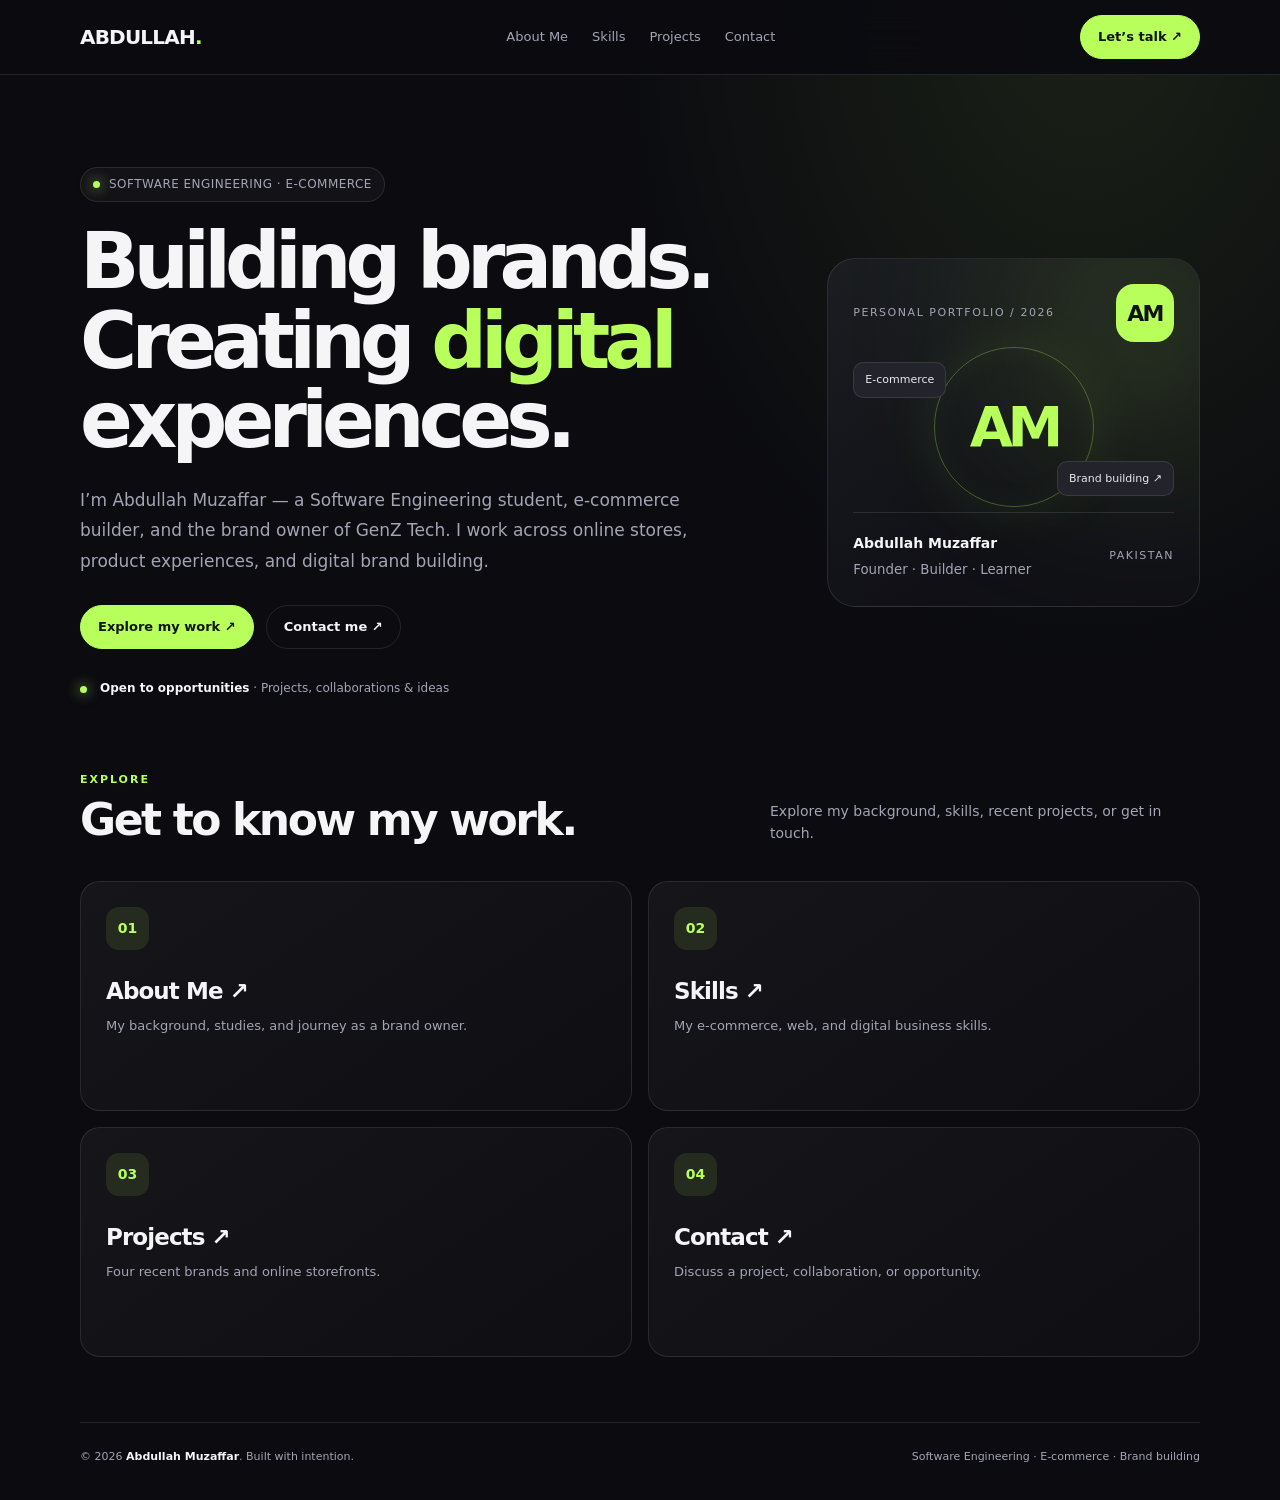
<file: index.html>
<!DOCTYPE html>
<html lang="en">
<head>
<meta charset="UTF-8"><meta name="viewport" content="width=device-width, initial-scale=1.0">
<meta name="theme-color" content="#0b0b10"><meta name="description" content="Portfolio of Abdullah Muzaffar, Software Engineering student, e-commerce builder, and brand owner of GenZ Tech.">
<title>Abdullah Muzaffar — Portfolio</title><link rel="stylesheet" href="style.css">
</head><body>
<header class="nav"><div class="wrap nav-inner"><a class="brand" href="index.html">ABDULLAH<span>.</span></a><nav class="links" aria-label="Main navigation"><a href="about.html" data-page="about">About Me</a><a href="skills.html" data-page="skills">Skills</a><a href="projects.html" data-page="projects">Projects</a><a href="contact.html" data-page="contact">Contact</a></nav><a class="nav-cta" href="contact.html">Let’s talk ↗</a></div></header>

<main class="wrap">
<section class="hero">
<div><div class="eyebrow"><span class="dot"></span> SOFTWARE ENGINEERING · E-COMMERCE</div>
<h1>Building brands.<br>Creating <span class="highlight">digital</span><br>experiences.</h1>
<p class="lead">I’m Abdullah Muzaffar — a Software Engineering student, e-commerce builder, and the brand owner of GenZ Tech. I work across online stores, product experiences, and digital brand building.</p>
<div class="actions"><a class="button primary" href="projects.html">Explore my work ↗</a><a class="button secondary" href="contact.html">Contact me ↗</a></div>
<div class="micro"><span class="dot"></span><span><strong>Open to opportunities</strong> · Projects, collaborations & ideas</span></div></div>
<aside class="hero-card"><div class="card-top"><span class="mini-label">Personal portfolio / 2026</span><div class="avatar">AM</div></div><div class="orbit"><span class="float-tag tag-one">E-commerce</span><div class="orbit-ring"><span>AM</span></div><span class="float-tag tag-two">Brand building ↗</span></div><div class="card-bottom"><div><strong>Abdullah Muzaffar</strong><br><small>Founder · Builder · Learner</small></div><span class="mini-label">PAKISTAN</span></div></aside>
</section>
<section><div class="section-head"><div><div class="kicker">Explore</div><h2>Get to know my work.</h2></div><p>Explore my background, skills, recent projects, or get in touch.</p></div>
<div class="projects">
<a class="project" href="about.html"><div class="project-icon">01</div><h3>About Me ↗</h3><p>My background, studies, and journey as a brand owner.</p></a>
<a class="project" href="skills.html"><div class="project-icon">02</div><h3>Skills ↗</h3><p>My e-commerce, web, and digital business skills.</p></a>
<a class="project" href="projects.html"><div class="project-icon">03</div><h3>Projects ↗</h3><p>Four recent brands and online storefronts.</p></a>
<a class="project" href="contact.html"><div class="project-icon">04</div><h3>Contact ↗</h3><p>Discuss a project, collaboration, or opportunity.</p></a>
</div></section>
</main>
<footer class="wrap footer"><span>© <span class="year"></span> <strong>Abdullah Muzaffar</strong>. Built with intention.</span><span>Software Engineering · E-commerce · Brand building</span></footer><script src="script.js"></script>
</body></html>
</file>
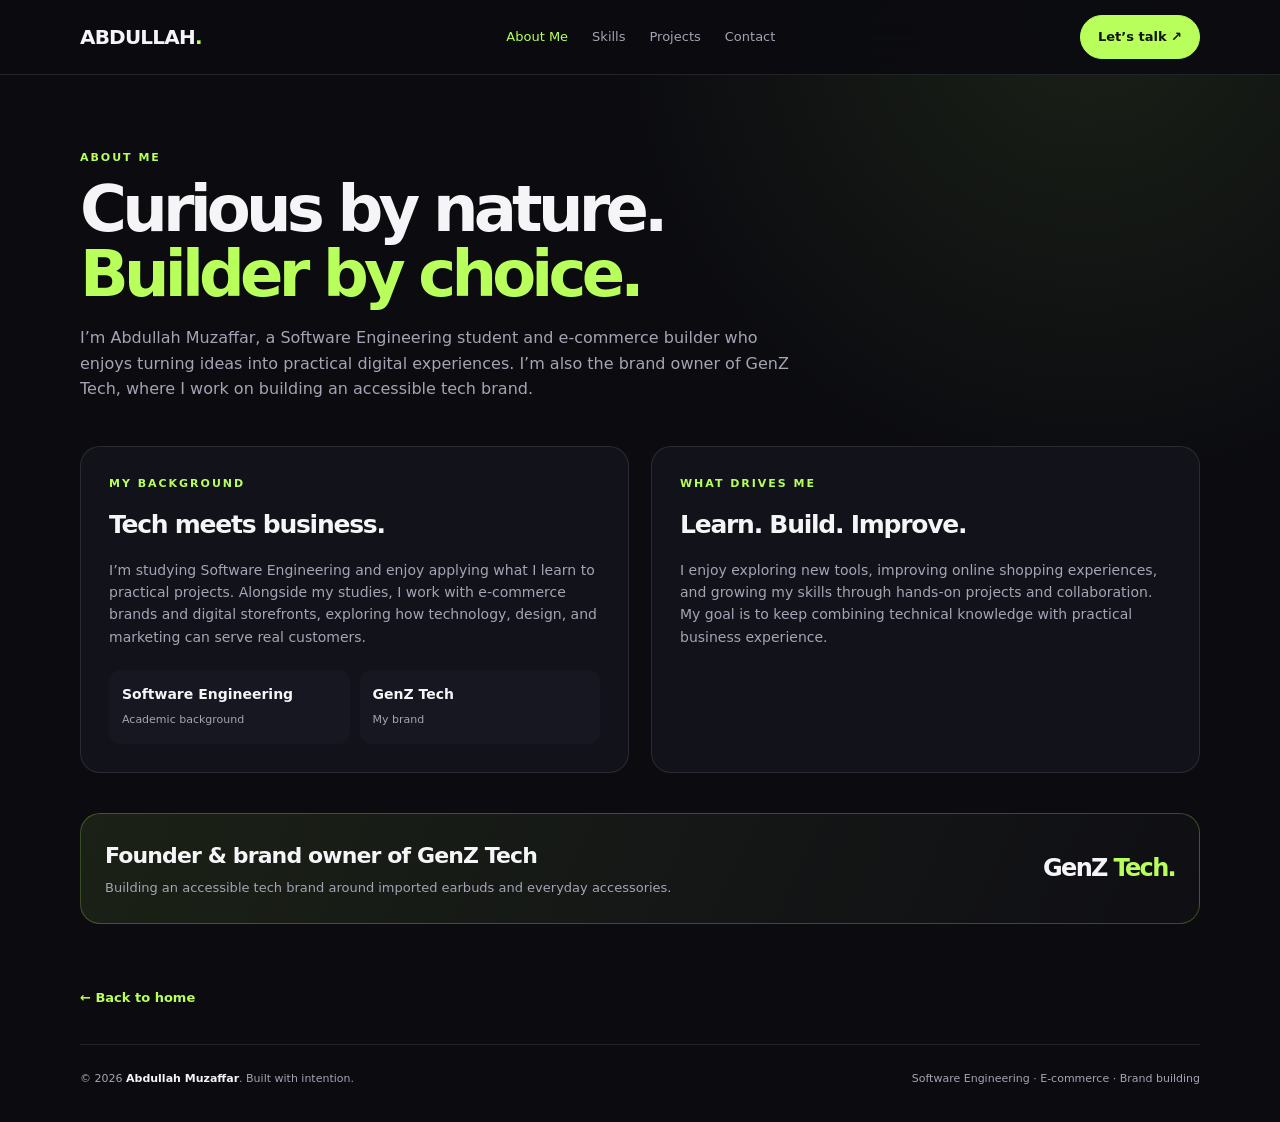
<file: about.html>
<!DOCTYPE html>
<html lang="en">
<head>
<meta charset="UTF-8"><meta name="viewport" content="width=device-width, initial-scale=1.0">
<meta name="theme-color" content="#0b0b10"><meta name="description" content="Learn about Abdullah Muzaffar, Software Engineering student, e-commerce builder, and owner of GenZ Tech.">
<title>About Me — Abdullah Muzaffar</title><link rel="stylesheet" href="style.css">
</head><body>
<header class="nav"><div class="wrap nav-inner"><a class="brand" href="index.html">ABDULLAH<span>.</span></a><nav class="links" aria-label="Main navigation"><a href="about.html" data-page="about">About Me</a><a href="skills.html" data-page="skills">Skills</a><a href="projects.html" data-page="projects">Projects</a><a href="contact.html" data-page="contact">Contact</a></nav><a class="nav-cta" href="contact.html">Let’s talk ↗</a></div></header>

<main class="wrap"><section class="page-hero"><div class="kicker">About Me</div><h1>Curious by nature.<br><span class="highlight">Builder by choice.</span></h1><p>I’m Abdullah Muzaffar, a Software Engineering student and e-commerce builder who enjoys turning ideas into practical digital experiences. I’m also the brand owner of GenZ Tech, where I work on building an accessible tech brand.</p></section>
<div class="about-grid"><article class="about-card"><div class="kicker">My background</div><h2>Tech meets business.</h2><p>I’m studying Software Engineering and enjoy applying what I learn to practical projects. Alongside my studies, I work with e-commerce brands and digital storefronts, exploring how technology, design, and marketing can serve real customers.</p><div class="facts"><div class="fact"><strong>Software Engineering</strong><span>Academic background</span></div><div class="fact"><strong>GenZ Tech</strong><span>My brand</span></div></div></article>
<article class="about-card"><div class="kicker">What drives me</div><h2>Learn. Build. Improve.</h2><p>I enjoy exploring new tools, improving online shopping experiences, and growing my skills through hands-on projects and collaboration. My goal is to keep combining technical knowledge with practical business experience.</p></article></div>
<div class="brand-card"><div><h3>Founder & brand owner of GenZ Tech</h3><p>Building an accessible tech brand around imported earbuds and everyday accessories.</p></div><div class="brand-mark">GenZ <span>Tech.</span></div></div><a class="back-link" href="index.html">← Back to home</a></main>
<footer class="wrap footer"><span>© <span class="year"></span> <strong>Abdullah Muzaffar</strong>. Built with intention.</span><span>Software Engineering · E-commerce · Brand building</span></footer><script src="script.js"></script>
</body></html>
</file>
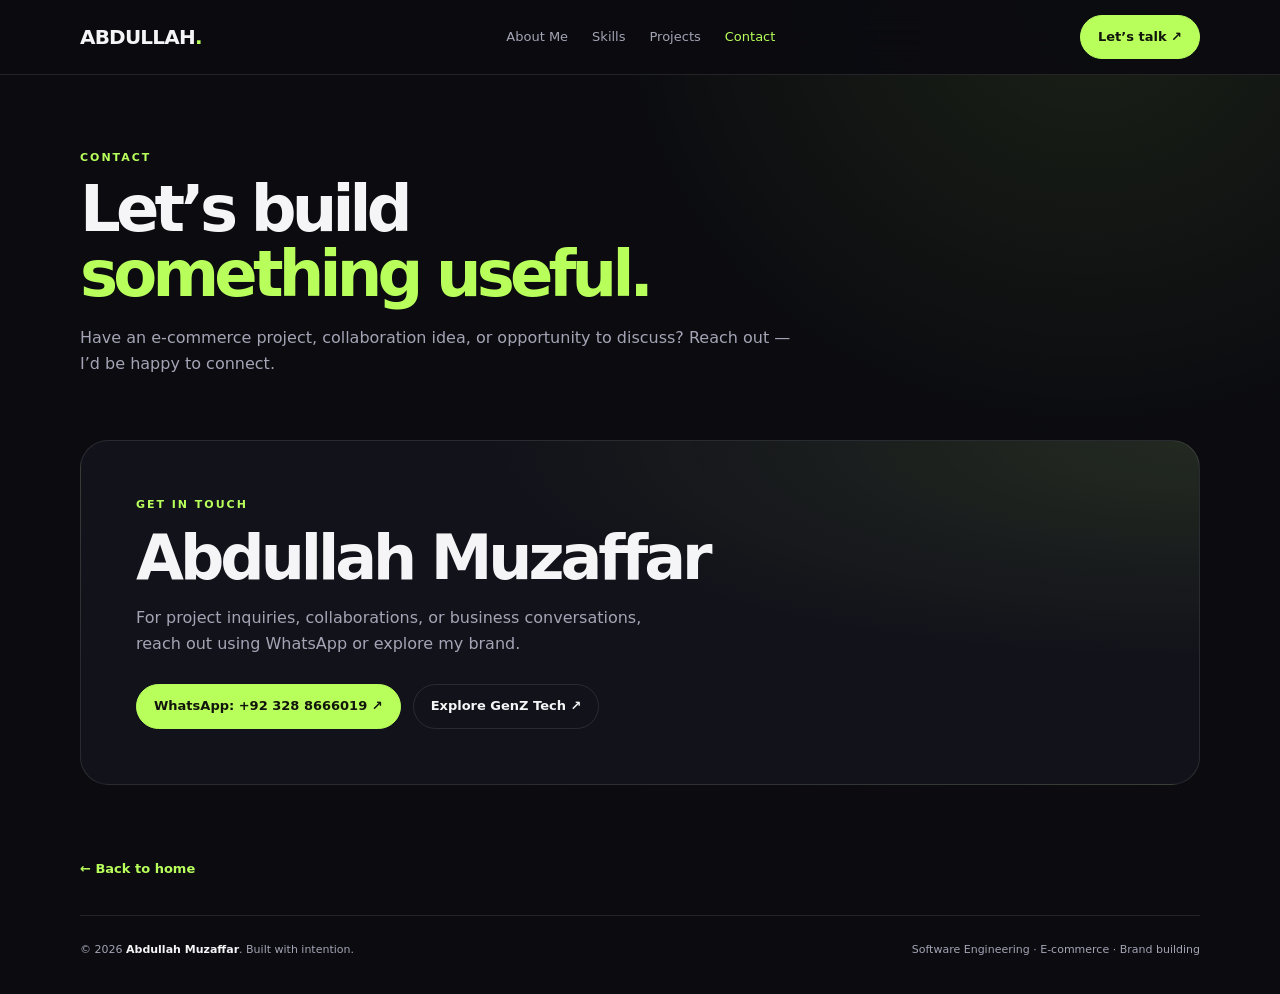
<file: contact.html>
<!DOCTYPE html>
<html lang="en">
<head>
<meta charset="UTF-8"><meta name="viewport" content="width=device-width, initial-scale=1.0">
<meta name="theme-color" content="#0b0b10"><meta name="description" content="Contact Abdullah Muzaffar for e-commerce projects, collaborations, and professional opportunities.">
<title>Contact — Abdullah Muzaffar</title><link rel="stylesheet" href="style.css">
</head><body>
<header class="nav"><div class="wrap nav-inner"><a class="brand" href="index.html">ABDULLAH<span>.</span></a><nav class="links" aria-label="Main navigation"><a href="about.html" data-page="about">About Me</a><a href="skills.html" data-page="skills">Skills</a><a href="projects.html" data-page="projects">Projects</a><a href="contact.html" data-page="contact">Contact</a></nav><a class="nav-cta" href="contact.html">Let’s talk ↗</a></div></header>

<main class="wrap"><section class="page-hero"><div class="kicker">Contact</div><h1>Let’s build<br><span class="highlight">something useful.</span></h1><p>Have an e-commerce project, collaboration idea, or opportunity to discuss? Reach out — I’d be happy to connect.</p></section>
<div class="contact"><div class="kicker">Get in touch</div><h2>Abdullah Muzaffar</h2><p>For project inquiries, collaborations, or business conversations, reach out using WhatsApp or explore my brand.</p><div class="contact-links"><a class="button primary" href="https://wa.me/923288666019" target="_blank" rel="noopener">WhatsApp: +92 328 8666019 ↗</a><a class="button secondary" href="https://www.genztech.pk" target="_blank" rel="noopener">Explore GenZ Tech ↗</a></div></div><a class="back-link" href="index.html">← Back to home</a></main>
<footer class="wrap footer"><span>© <span class="year"></span> <strong>Abdullah Muzaffar</strong>. Built with intention.</span><span>Software Engineering · E-commerce · Brand building</span></footer><script src="script.js"></script>
</body></html>
</file>
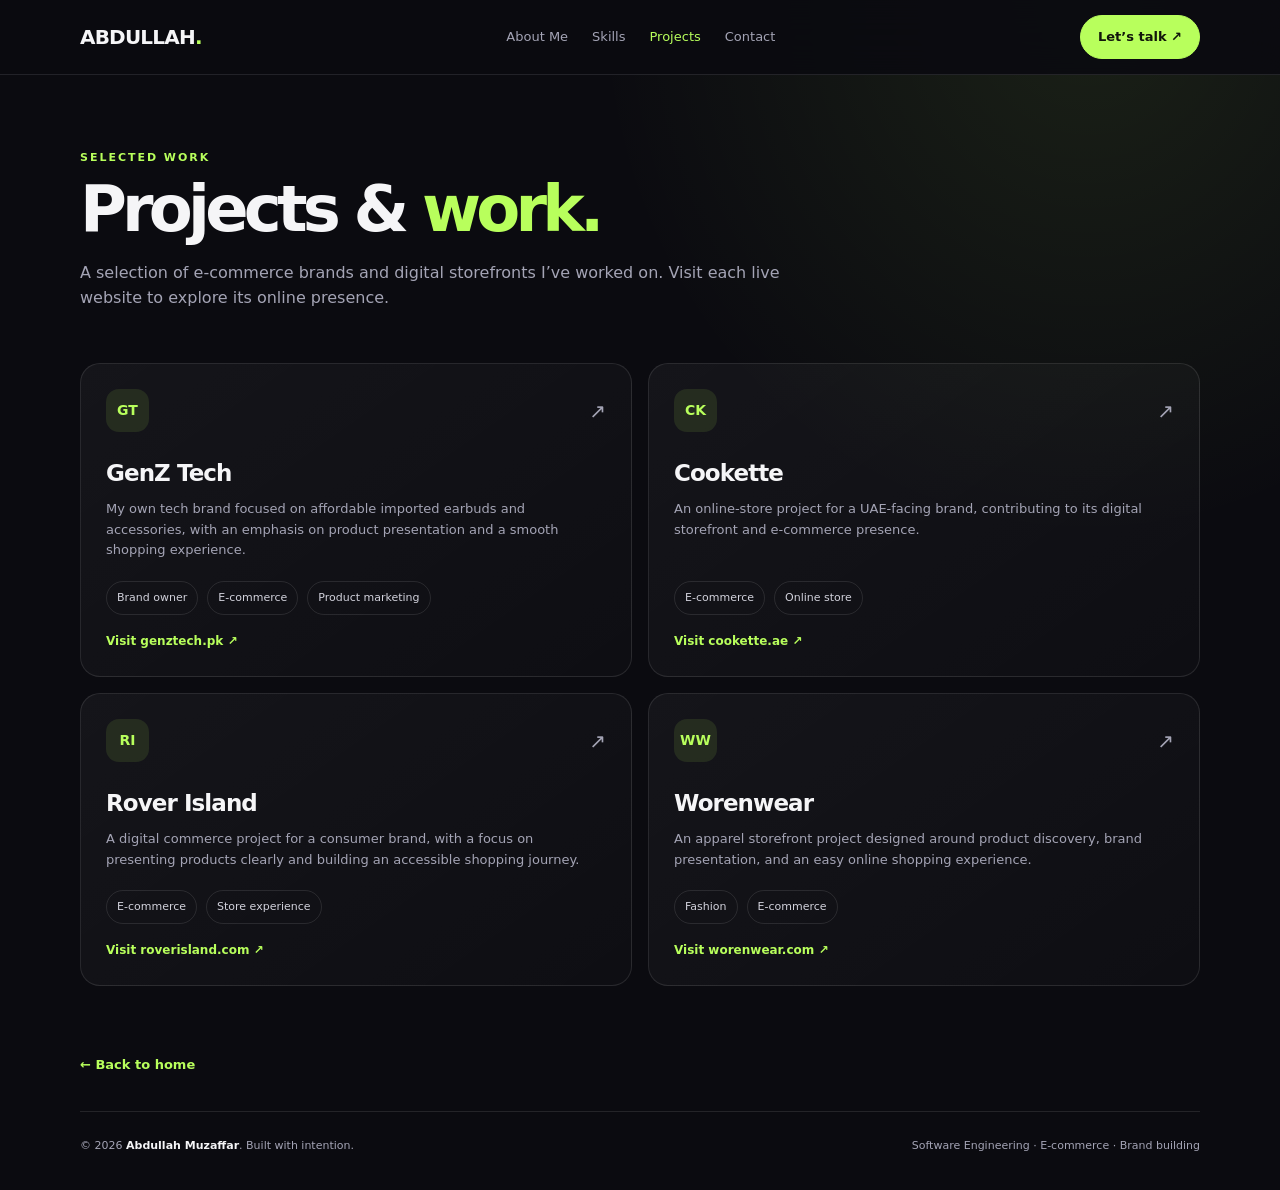
<file: projects.html>
<!DOCTYPE html>
<html lang="en">
<head>
<meta charset="UTF-8"><meta name="viewport" content="width=device-width, initial-scale=1.0">
<meta name="theme-color" content="#0b0b10"><meta name="description" content="Recent e-commerce projects by Abdullah Muzaffar, including GenZ Tech, Cookette, Rover Island, and Worenwear.">
<title>Projects — Abdullah Muzaffar</title><link rel="stylesheet" href="style.css">
</head><body>
<header class="nav"><div class="wrap nav-inner"><a class="brand" href="index.html">ABDULLAH<span>.</span></a><nav class="links" aria-label="Main navigation"><a href="about.html" data-page="about">About Me</a><a href="skills.html" data-page="skills">Skills</a><a href="projects.html" data-page="projects">Projects</a><a href="contact.html" data-page="contact">Contact</a></nav><a class="nav-cta" href="contact.html">Let’s talk ↗</a></div></header>

<main class="wrap"><section class="page-hero"><div class="kicker">Selected work</div><h1>Projects &amp; <span class="highlight">work.</span></h1><p>A selection of e-commerce brands and digital storefronts I’ve worked on. Visit each live website to explore its online presence.</p></section>
<div class="projects">
<article class="project"><div class="project-top"><div class="project-icon">GT</div><span class="arrow">↗</span></div><h3>GenZ Tech</h3><p>My own tech brand focused on affordable imported earbuds and accessories, with an emphasis on product presentation and a smooth shopping experience.</p><div class="chips"><span class="chip">Brand owner</span><span class="chip">E-commerce</span><span class="chip">Product marketing</span></div><a class="project-link" href="https://www.genztech.pk" target="_blank" rel="noopener">Visit genztech.pk ↗</a></article>
<article class="project"><div class="project-top"><div class="project-icon">CK</div><span class="arrow">↗</span></div><h3>Cookette</h3><p>An online-store project for a UAE-facing brand, contributing to its digital storefront and e-commerce presence.</p><div class="chips"><span class="chip">E-commerce</span><span class="chip">Online store</span></div><a class="project-link" href="https://cookette.ae" target="_blank" rel="noopener">Visit cookette.ae ↗</a></article>
<article class="project"><div class="project-top"><div class="project-icon">RI</div><span class="arrow">↗</span></div><h3>Rover Island</h3><p>A digital commerce project for a consumer brand, with a focus on presenting products clearly and building an accessible shopping journey.</p><div class="chips"><span class="chip">E-commerce</span><span class="chip">Store experience</span></div><a class="project-link" href="https://roverisland.com" target="_blank" rel="noopener">Visit roverisland.com ↗</a></article>
<article class="project"><div class="project-top"><div class="project-icon">WW</div><span class="arrow">↗</span></div><h3>Worenwear</h3><p>An apparel storefront project designed around product discovery, brand presentation, and an easy online shopping experience.</p><div class="chips"><span class="chip">Fashion</span><span class="chip">E-commerce</span></div><a class="project-link" href="https://www.worenwear.com" target="_blank" rel="noopener">Visit worenwear.com ↗</a></article>
</div><a class="back-link" href="index.html">← Back to home</a></main>
<footer class="wrap footer"><span>© <span class="year"></span> <strong>Abdullah Muzaffar</strong>. Built with intention.</span><span>Software Engineering · E-commerce · Brand building</span></footer><script src="script.js"></script>
</body></html>
</file>
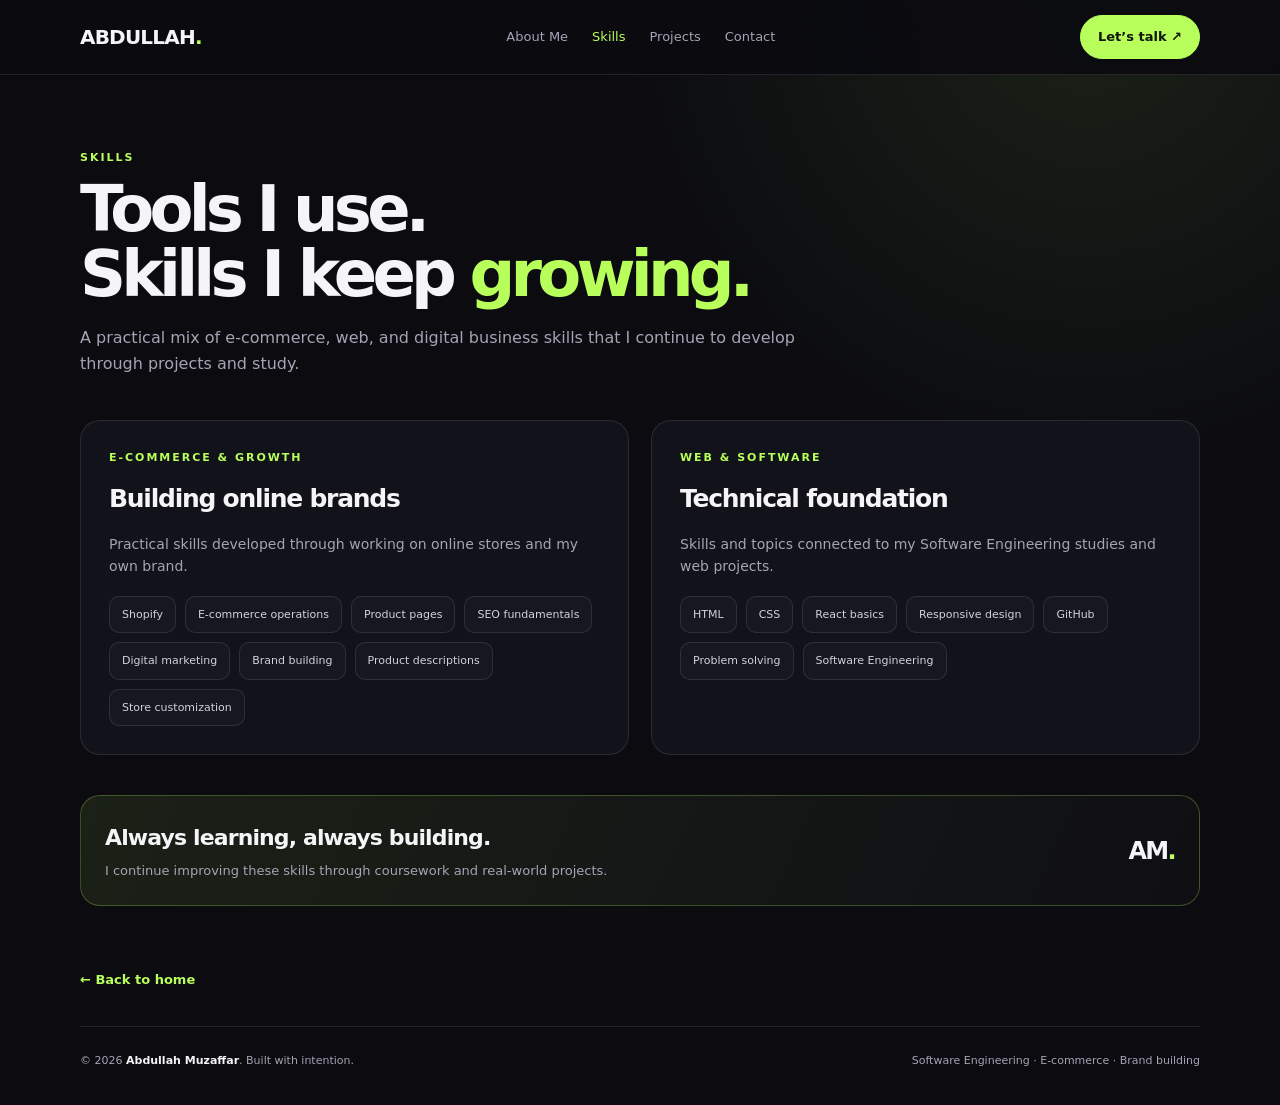
<file: skills.html>
<!DOCTYPE html>
<html lang="en">
<head>
<meta charset="UTF-8"><meta name="viewport" content="width=device-width, initial-scale=1.0">
<meta name="theme-color" content="#0b0b10"><meta name="description" content="Explore Abdullah Muzaffar's skills in Shopify, e-commerce, web development, SEO, and digital brand building.">
<title>Skills — Abdullah Muzaffar</title><link rel="stylesheet" href="style.css">
</head><body>
<header class="nav"><div class="wrap nav-inner"><a class="brand" href="index.html">ABDULLAH<span>.</span></a><nav class="links" aria-label="Main navigation"><a href="about.html" data-page="about">About Me</a><a href="skills.html" data-page="skills">Skills</a><a href="projects.html" data-page="projects">Projects</a><a href="contact.html" data-page="contact">Contact</a></nav><a class="nav-cta" href="contact.html">Let’s talk ↗</a></div></header>

<main class="wrap"><section class="page-hero"><div class="kicker">Skills</div><h1>Tools I use.<br>Skills I keep <span class="highlight">growing.</span></h1><p>A practical mix of e-commerce, web, and digital business skills that I continue to develop through projects and study.</p></section>
<div class="about-grid"><article class="skill-card"><div class="kicker">E-commerce & growth</div><h2>Building online brands</h2><p>Practical skills developed through working on online stores and my own brand.</p><div class="skill-list"><span class="skill">Shopify</span><span class="skill">E-commerce operations</span><span class="skill">Product pages</span><span class="skill">SEO fundamentals</span><span class="skill">Digital marketing</span><span class="skill">Brand building</span><span class="skill">Product descriptions</span><span class="skill">Store customization</span></div></article>
<article class="skill-card"><div class="kicker">Web & software</div><h2>Technical foundation</h2><p>Skills and topics connected to my Software Engineering studies and web projects.</p><div class="skill-list"><span class="skill">HTML</span><span class="skill">CSS</span><span class="skill">React basics</span><span class="skill">Responsive design</span><span class="skill">GitHub</span><span class="skill">Problem solving</span><span class="skill">Software Engineering</span></div></article></div>
<div class="brand-card"><div><h3>Always learning, always building.</h3><p>I continue improving these skills through coursework and real-world projects.</p></div><div class="brand-mark">AM<span>.</span></div></div><a class="back-link" href="index.html">← Back to home</a></main>
<footer class="wrap footer"><span>© <span class="year"></span> <strong>Abdullah Muzaffar</strong>. Built with intention.</span><span>Software Engineering · E-commerce · Brand building</span></footer><script src="script.js"></script>
</body></html>
</file>
<file: style.css>
:root{--bg:#0b0b10;--panel:#12121a;--panel2:#171721;--text:#f5f5f7;--muted:#a4a4b5;--line:rgba(255,255,255,.1);--accent:#b8ff5c;--accent2:#d6ffab;--max:1120px}
*{box-sizing:border-box}html{scroll-behavior:smooth;scroll-padding-top:88px}body{margin:0;background:radial-gradient(ellipse at 85% 0%,rgba(184,255,92,.09),transparent 32%),var(--bg);color:var(--text);font-family:Inter,ui-sans-serif,system-ui,-apple-system,BlinkMacSystemFont,"Segoe UI",sans-serif;line-height:1.6}a{color:inherit;text-decoration:none}.wrap{width:min(var(--max),calc(100% - 40px));margin:auto}.nav{position:sticky;top:0;z-index:10;background:rgba(11,11,16,.9);backdrop-filter:blur(18px);border-bottom:1px solid var(--line)}.nav-inner{min-height:74px;display:flex;align-items:center;justify-content:space-between;gap:24px}.brand{font-weight:800;letter-spacing:-.04em;font-size:20px;white-space:nowrap}.brand span{color:var(--accent)}.links{display:flex;gap:24px;color:var(--muted);font-size:13px}.links a:hover,.links a.active{color:var(--accent)}.nav-cta,.button{display:inline-flex;align-items:center;justify-content:center;gap:8px;border:1px solid var(--line);border-radius:999px;padding:11px 17px;font-size:13px;font-weight:700;transition:.2s}.nav-cta,.button.primary{background:var(--accent);color:#11150b;border-color:var(--accent)}.nav-cta:hover,.button.primary:hover{background:var(--accent2);transform:translateY(-2px)}.button.secondary:hover{border-color:var(--accent);color:var(--accent)}.hero{padding:92px 0 72px;display:grid;grid-template-columns:1.3fr .7fr;gap:55px;align-items:center}.eyebrow{display:inline-flex;align-items:center;gap:9px;border:1px solid var(--line);background:rgba(255,255,255,.03);padding:7px 12px;border-radius:999px;color:var(--muted);font-size:12px;letter-spacing:.04em}.dot{width:7px;height:7px;background:var(--accent);border-radius:50%;box-shadow:0 0 14px var(--accent)}h1{font-size:clamp(44px,7vw,78px);line-height:1.02;letter-spacing:-.075em;margin:20px 0 24px;font-weight:850}h1 .highlight,.highlight{color:var(--accent)}.lead,.muted{color:var(--muted)}.lead{max-width:650px;font-size:17px;line-height:1.8}.actions,.contact-links{display:flex;flex-wrap:wrap;gap:12px;margin-top:28px}.micro{display:flex;align-items:center;gap:13px;margin-top:30px;color:var(--muted);font-size:12px}.micro strong{color:var(--text)}.hero-card{position:relative;min-height:340px;border:1px solid var(--line);border-radius:28px;background:linear-gradient(145deg,#1b1d21,#101016 68%);padding:25px;overflow:hidden;display:flex;flex-direction:column;justify-content:space-between}.hero-card:before{content:"";position:absolute;width:230px;height:230px;right:-60px;top:-45px;background:var(--accent);filter:blur(100px);opacity:.18}.card-top,.card-bottom{position:relative;z-index:1;display:flex;justify-content:space-between;align-items:center}.mini-label{font-size:11px;text-transform:uppercase;letter-spacing:.14em;color:var(--muted)}.avatar{width:58px;height:58px;border-radius:18px;display:grid;place-items:center;background:var(--accent);color:#111;font-size:22px;font-weight:900;letter-spacing:-.08em}.orbit{position:relative;z-index:1;height:170px;display:grid;place-items:center}.orbit-ring{width:160px;height:160px;border:1px solid rgba(184,255,92,.3);border-radius:50%;display:grid;place-items:center;box-shadow:0 0 60px rgba(184,255,92,.08),inset 0 0 35px rgba(184,255,92,.04)}.orbit-ring span{font-size:56px;color:var(--accent);font-weight:900;letter-spacing:-.1em}.float-tag{position:absolute;background:#22232b;border:1px solid var(--line);padding:8px 11px;border-radius:10px;font-size:11px;color:#e8e8ee}.tag-one{top:20px;left:0}.tag-two{bottom:16px;right:0}.card-bottom{border-top:1px solid var(--line);padding-top:17px}.card-bottom strong{font-size:14px}.card-bottom small{color:var(--muted)}main{min-height:70vh}.page-hero{padding:74px 0 28px}.page-hero h1{font-size:clamp(40px,6vw,64px);margin:10px 0 18px}.page-hero p{max-width:720px;color:var(--muted);font-size:16px}.kicker{color:var(--accent);font-size:11px;text-transform:uppercase;letter-spacing:.18em;font-weight:800}.section-head{display:flex;align-items:end;justify-content:space-between;gap:24px;margin-bottom:28px}.section-head h2{font-size:clamp(30px,4vw,44px);letter-spacing:-.055em;line-height:1.1;margin:8px 0 0}.section-head p{max-width:430px;color:var(--muted);font-size:14px;margin:0}.projects{display:grid;grid-template-columns:repeat(2,1fr);gap:16px;padding:8px 0 65px}.project{padding:25px;border:1px solid var(--line);border-radius:20px;background:linear-gradient(145deg,rgba(255,255,255,.045),rgba(255,255,255,.015));min-height:230px;display:flex;flex-direction:column;transition:.25s}.project:hover{transform:translateY(-4px);border-color:rgba(184,255,92,.5)}.project-top{display:flex;align-items:center;justify-content:space-between;gap:12px}.project-icon{height:43px;width:43px;display:grid;place-items:center;border-radius:13px;background:rgba(184,255,92,.1);color:var(--accent);font-weight:900;font-size:14px}.arrow{color:var(--muted);font-size:20px}.project h2,.project h3{font-size:23px;letter-spacing:-.04em;margin:23px 0 7px}.project p{font-size:13px;color:var(--muted);margin:0 0 20px}.chips,.skill-list{display:flex;flex-wrap:wrap;gap:9px;margin-top:auto}.chip,.skill{font-size:11px;color:#d2d2dc;border:1px solid var(--line);border-radius:999px;padding:7px 10px}.project-link{margin-top:17px;color:var(--accent);font-size:12px;font-weight:700}.about-grid{display:grid;grid-template-columns:repeat(2,minmax(0,1fr));gap:22px;padding-bottom:24px}.about-card,.skill-card{background:var(--panel);border:1px solid var(--line);border-radius:20px;padding:28px}.about-card h2,.about-card h3,.skill-card h2,.skill-card h3{font-size:25px;letter-spacing:-.05em;margin:12px 0}.about-card p,.skill-card p{color:var(--muted);font-size:14px}.facts{display:grid;grid-template-columns:1fr 1fr;gap:10px;margin-top:22px}.fact{background:var(--panel2);padding:13px;border-radius:12px}.fact strong{display:block;font-size:14px}.fact span{font-size:11px;color:var(--muted)}.skill-list{margin-top:18px}.skill{border-radius:10px;padding:9px 12px;background:var(--panel2)}.brand-card{margin:16px 0 60px;border:1px solid rgba(184,255,92,.25);background:linear-gradient(115deg,rgba(184,255,92,.09),rgba(255,255,255,.02));border-radius:20px;padding:24px;display:flex;align-items:center;justify-content:space-between;gap:22px}.brand-card h3{margin:0 0 5px;font-size:22px;letter-spacing:-.04em}.brand-card p{margin:0;color:var(--muted);font-size:13px}.brand-mark{font-weight:900;font-size:24px;letter-spacing:-.07em;white-space:nowrap}.brand-mark span{color:var(--accent)}.contact{margin:20px 0 70px;border:1px solid var(--line);border-radius:28px;padding:clamp(28px,5vw,55px);background:radial-gradient(ellipse at 100% 0%,rgba(184,255,92,.1),transparent 45%),var(--panel)}.contact h2{font-size:clamp(36px,6vw,62px);letter-spacing:-.065em;line-height:1.02;margin:12px 0}.contact p{max-width:550px;color:var(--muted)}.footer{padding:25px 0 35px;color:var(--muted);font-size:11px;display:flex;justify-content:space-between;gap:20px;border-top:1px solid var(--line)}.footer strong{color:var(--text)}.back-link{display:inline-block;margin:0 0 35px;color:var(--accent);font-size:13px;font-weight:700}
@media(max-width:760px){.wrap{width:min(100% - 30px,var(--max))}.nav-inner{padding:12px 0;flex-wrap:wrap;gap:12px}.links{order:3;width:100%;overflow-x:auto;gap:19px;padding:3px 0 8px}.nav-cta{margin-left:auto}.hero{grid-template-columns:1fr;padding:60px 0 40px;gap:35px}.hero-card{min-height:310px}.section-head{display:block}.section-head p{margin-top:12px}.projects,.about-grid{grid-template-columns:1fr}.project{min-height:210px}.page-hero{padding:55px 0 20px}.brand-card{align-items:flex-start;flex-direction:column}.footer{flex-direction:column;gap:7px}.facts{grid-template-columns:1fr 1fr}}
@media(prefers-reduced-motion:reduce){html{scroll-behavior:auto}*,*:before,*:after{transition:none!important}}
</file>
